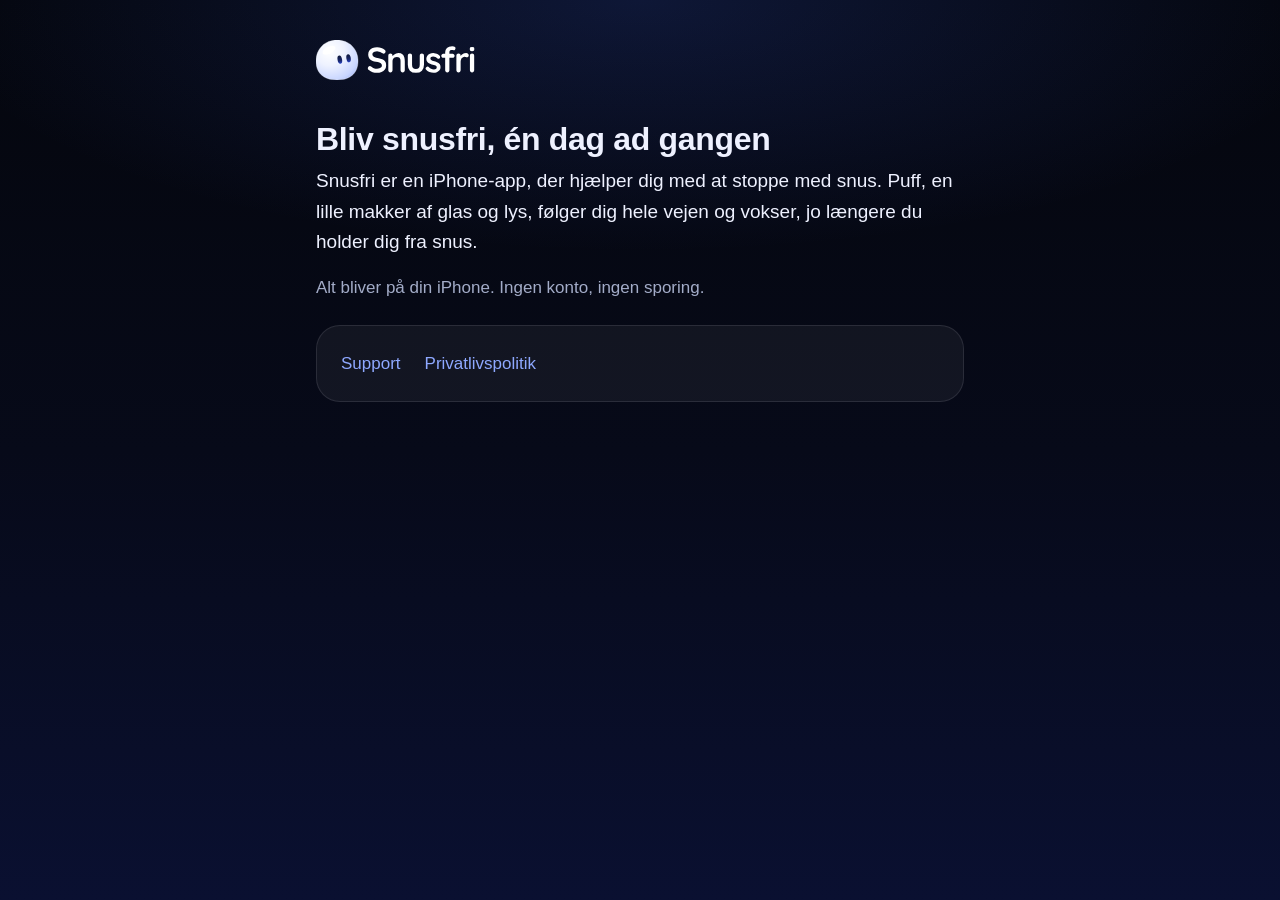
<file: index.html>
<!doctype html>
<html lang="da">
<head>
  <meta charset="utf-8">
  <meta name="viewport" content="width=device-width, initial-scale=1">
  <title>Snusfri</title>
  <meta name="description" content="Bliv snusfri, én dag ad gangen, med Puff som makker.">
  <link rel="icon" href="favicon.png">
  <link rel="apple-touch-icon" href="apple-touch-icon.png">
  <link rel="stylesheet" href="style.css">
</head>
<body>
<main>
  <header><img src="logo.svg" alt="Snusfri"></header>

  <h1>Bliv snusfri, én dag ad gangen</h1>
  <p class="lead">Snusfri er en iPhone-app, der hjælper dig med at stoppe med snus. Puff, en lille makker af glas og lys, følger dig hele vejen og vokser, jo længere du holder dig fra snus.</p>
  <p>Alt bliver på din iPhone. Ingen konto, ingen sporing.</p>

  <div class="card links">
    <a href="support/">Support</a>
    <a href="privacy/">Privatlivspolitik</a>
  </div>
</main>
</body>
</html>
</file>
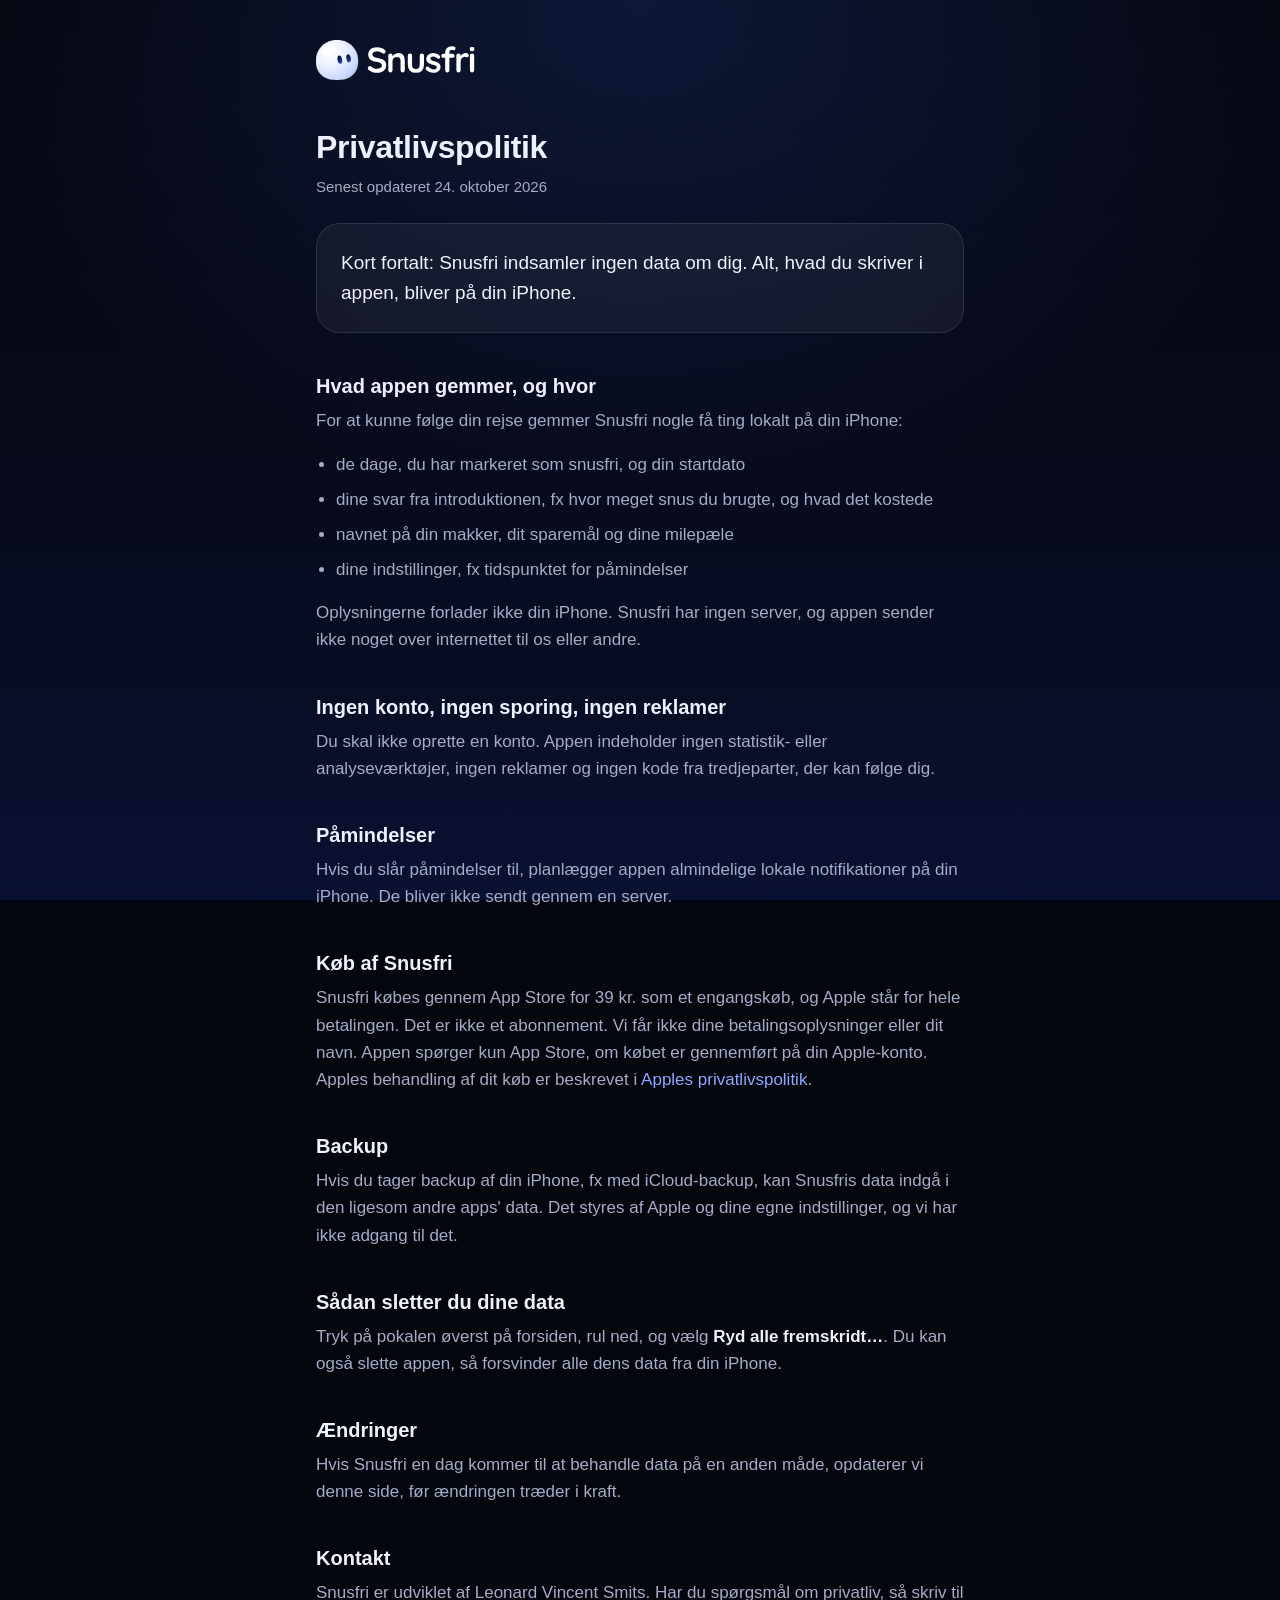
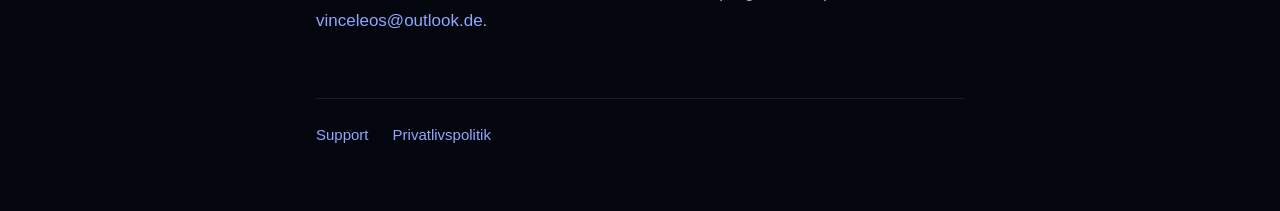
<file: privacy/index.html>
<!doctype html>
<html lang="da">
<head>
  <meta charset="utf-8">
  <meta name="viewport" content="width=device-width, initial-scale=1">
  <title>Privatlivspolitik – Snusfri</title>
  <meta name="description" content="Snusfri indsamler ingen data om dig. Alt bliver på din iPhone.">
  <link rel="icon" href="../favicon.png">
  <link rel="apple-touch-icon" href="../apple-touch-icon.png">
  <link rel="stylesheet" href="../style.css">
</head>
<body>
<main>
  <header><a href="../"><img src="../logo.svg" alt="Snusfri"></a></header>

  <h1>Privatlivspolitik</h1>
  <p class="muted">Senest opdateret 24. oktober 2026</p>

  <div class="card">
    <p class="lead">Kort fortalt: Snusfri indsamler ingen data om dig. Alt, hvad du skriver i appen, bliver på din iPhone.</p>
  </div>

  <h2>Hvad appen gemmer, og hvor</h2>
  <p>For at kunne følge din rejse gemmer Snusfri nogle få ting lokalt på din iPhone:</p>
  <ul>
    <li>de dage, du har markeret som snusfri, og din startdato</li>
    <li>dine svar fra introduktionen, fx hvor meget snus du brugte, og hvad det kostede</li>
    <li>navnet på din makker, dit sparemål og dine milepæle</li>
    <li>dine indstillinger, fx tidspunktet for påmindelser</li>
  </ul>
  <p>Oplysningerne forlader ikke din iPhone. Snusfri har ingen server, og appen sender ikke noget over internettet til os eller andre.</p>

  <h2>Ingen konto, ingen sporing, ingen reklamer</h2>
  <p>Du skal ikke oprette en konto. Appen indeholder ingen statistik- eller analyseværktøjer, ingen reklamer og ingen kode fra tredjeparter, der kan følge dig.</p>

  <h2>Påmindelser</h2>
  <p>Hvis du slår påmindelser til, planlægger appen almindelige lokale notifikationer på din iPhone. De bliver ikke sendt gennem en server.</p>

 <h2>Køb af Snusfri</h2>
<p>Snusfri købes gennem App Store for 39 kr. som et engangskøb, og Apple står for hele betalingen. Det er ikke et abonnement. Vi får ikke dine betalingsoplysninger eller dit navn. Appen spørger kun App Store, om købet er gennemført på din Apple-konto. Apples behandling af dit køb er beskrevet i <a href="https://www.apple.com/dk/legal/privacy/">Apples privatlivspolitik</a>.</p>
  <h2>Backup</h2>
  <p>Hvis du tager backup af din iPhone, fx med iCloud-backup, kan Snusfris data indgå i den ligesom andre apps' data. Det styres af Apple og dine egne indstillinger, og vi har ikke adgang til det.</p>

  <h2>Sådan sletter du dine data</h2>
  <p>Tryk på pokalen øverst på forsiden, rul ned, og vælg <strong>Ryd alle fremskridt…</strong>. Du kan også slette appen, så forsvinder alle dens data fra din iPhone.</p>

  <h2>Ændringer</h2>
  <p>Hvis Snusfri en dag kommer til at behandle data på en anden måde, opdaterer vi denne side, før ændringen træder i kraft.</p>

  <h2>Kontakt</h2>
  <p>Snusfri er udviklet af Leonard Vincent Smits. Har du spørgsmål om privatliv, så skriv til <a href="mailto:vinceleos@outlook.de">vinceleos@outlook.de</a>.</p>

  <footer class="links">
    <a href="../support/">Support</a>
    <a href="../privacy/">Privatlivspolitik</a>
  </footer>
</main>
</body>
</html>
</file>
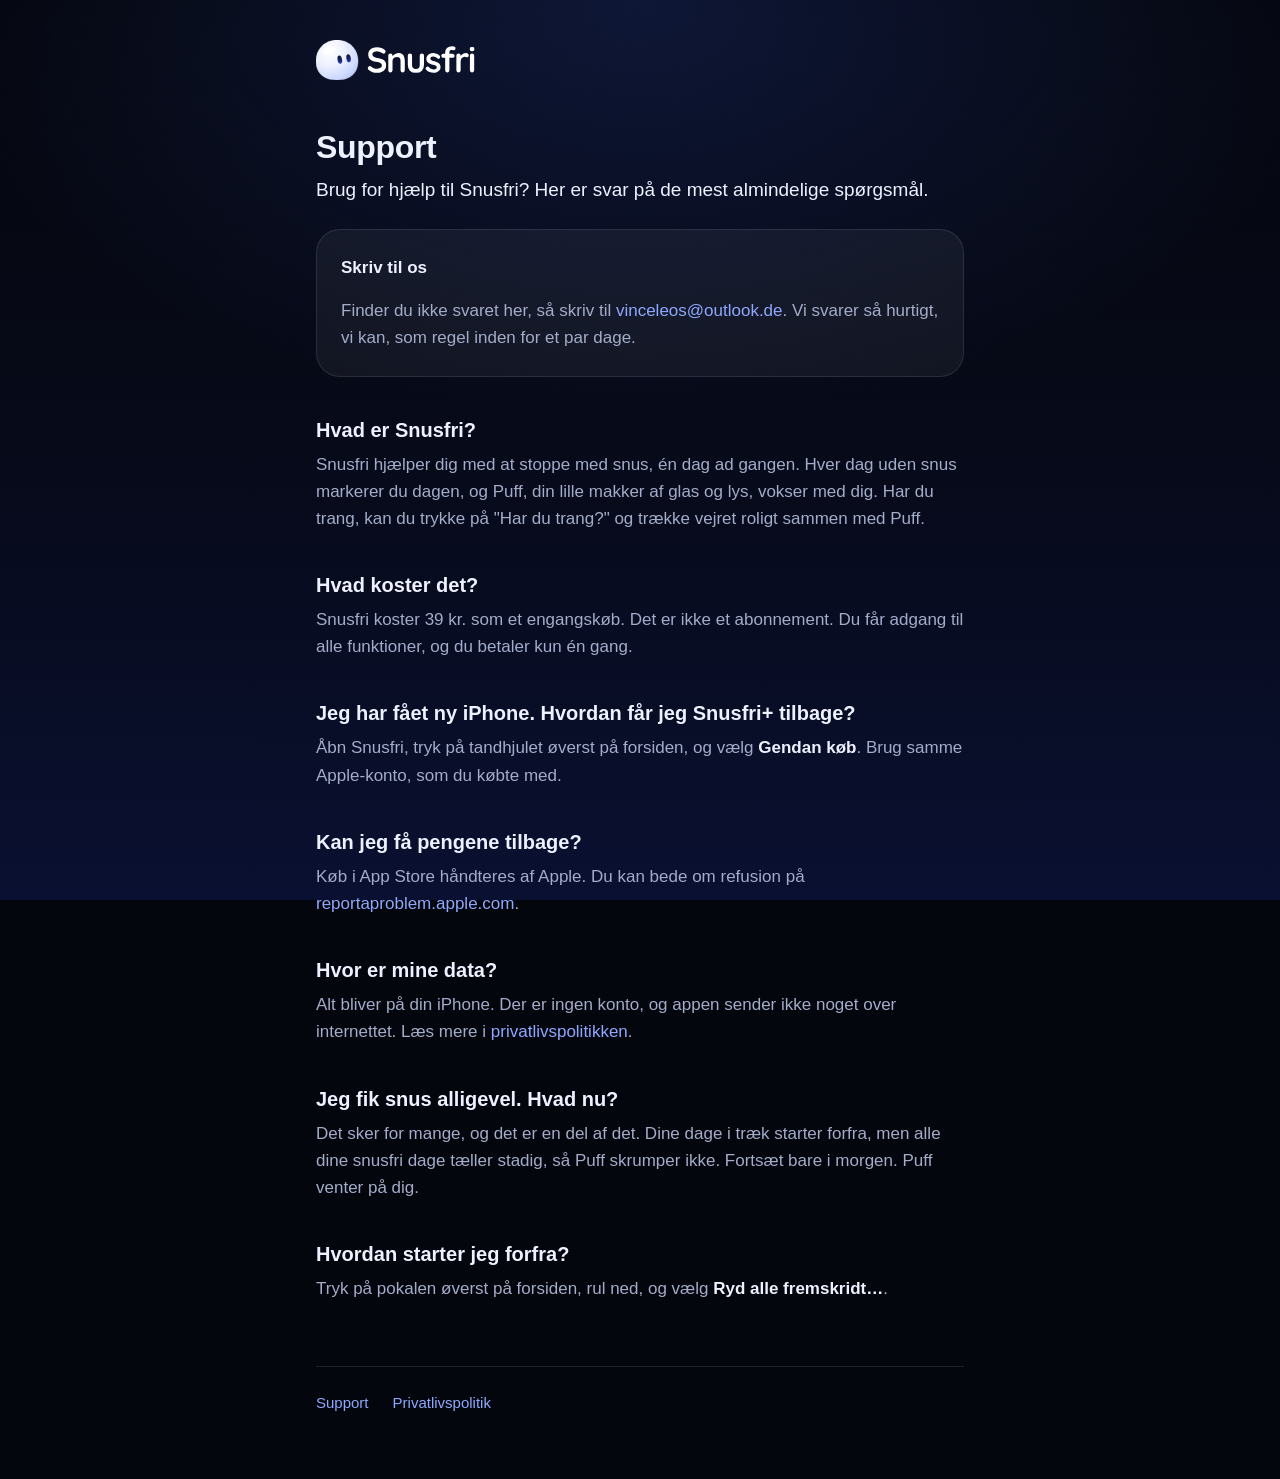
<file: support/index.html>
<!doctype html>
<html lang="da">
<head>
  <meta charset="utf-8">
  <meta name="viewport" content="width=device-width, initial-scale=1">
  <title>Support – Snusfri</title>
  <meta name="description" content="Hjælp til Snusfri: spørgsmål, køb af Snusfri+ og kontakt.">
  <link rel="icon" href="../favicon.png">
  <link rel="apple-touch-icon" href="../apple-touch-icon.png">
  <link rel="stylesheet" href="../style.css">
</head>
<body>
<main>
  <header><a href="../"><img src="../logo.svg" alt="Snusfri"></a></header>

  <h1>Support</h1>
  <p class="lead">Brug for hjælp til Snusfri? Her er svar på de mest almindelige spørgsmål.</p>

  <div class="card">
    <p><strong>Skriv til os</strong></p>
    <p>Finder du ikke svaret her, så skriv til <a href="mailto:vinceleos@outlook.de">vinceleos@outlook.de</a>. Vi svarer så hurtigt, vi kan, som regel inden for et par dage.</p>
  </div>

  <h2>Hvad er Snusfri?</h2>
  <p>Snusfri hjælper dig med at stoppe med snus, én dag ad gangen. Hver dag uden snus markerer du dagen, og Puff, din lille makker af glas og lys, vokser med dig. Har du trang, kan du trykke på "Har du trang?" og trække vejret roligt sammen med Puff.</p>

  <h2>Hvad koster det?</h2>
  <p>Snusfri koster 39 kr. som et engangskøb. Det er ikke et abonnement. Du får adgang til alle funktioner, og du betaler kun én gang.</p>

  <h2>Jeg har fået ny iPhone. Hvordan får jeg Snusfri+ tilbage?</h2>
  <p>Åbn Snusfri, tryk på tandhjulet øverst på forsiden, og vælg <strong>Gendan køb</strong>. Brug samme Apple-konto, som du købte med.</p>

  <h2>Kan jeg få pengene tilbage?</h2>
  <p>Køb i App Store håndteres af Apple. Du kan bede om refusion på <a href="https://reportaproblem.apple.com">reportaproblem.apple.com</a>.</p>

  <h2>Hvor er mine data?</h2>
  <p>Alt bliver på din iPhone. Der er ingen konto, og appen sender ikke noget over internettet. Læs mere i <a href="../privacy/">privatlivspolitikken</a>.</p>

  <h2>Jeg fik snus alligevel. Hvad nu?</h2>
  <p>Det sker for mange, og det er en del af det. Dine dage i træk starter forfra, men alle dine snusfri dage tæller stadig, så Puff skrumper ikke. Fortsæt bare i morgen. Puff venter på dig.</p>

  <h2>Hvordan starter jeg forfra?</h2>
  <p>Tryk på pokalen øverst på forsiden, rul ned, og vælg <strong>Ryd alle fremskridt…</strong>.</p>

  <footer class="links">
    <a href="../support/">Support</a>
    <a href="../privacy/">Privatlivspolitik</a>
  </footer>
</main>
</body>
</html>
</file>
<file: style.css>
:root {
  --night: #04060d;
  --dusk: #0a1031;
  --ink: #eef1ff;
  --graphite: #a3acc8;
  --iris: #8ea8ff;
  --pane: rgba(238, 241, 255, 0.05);
  --rim: rgba(238, 241, 255, 0.1);
}

* { box-sizing: border-box; }

html { background: var(--night); }

body {
  margin: 0;
  min-height: 100vh;
  color: var(--ink);
  font: 17px/1.6 -apple-system, BlinkMacSystemFont, "SF Pro Text", "Segoe UI", Roboto, sans-serif;
  background:
    radial-gradient(ellipse 80% 40% at 50% 0%, rgba(61, 100, 242, 0.18), transparent 70%),
    linear-gradient(180deg, var(--night) 0%, #070a19 50%, var(--dusk) 100%) fixed;
  -webkit-font-smoothing: antialiased;
}

main {
  max-width: 680px;
  margin: 0 auto;
  padding: 40px 16px 64px;
}

header { margin-bottom: 40px; }
header a { display: inline-block; }
header img { height: 40px; width: auto; display: block; }

h1 {
  font-size: 32px;
  line-height: 1.2;
  margin: 0 0 8px;
  letter-spacing: -0.01em;
}

h2 {
  font-size: 20px;
  line-height: 1.3;
  margin: 40px 0 8px;
}

p, li { color: var(--graphite); }
p { margin: 0 0 16px; }
ul { padding-left: 20px; margin: 0 0 16px; }
li { margin-bottom: 8px; }
strong { color: var(--ink); font-weight: 600; }

a { color: var(--iris); text-decoration: none; }
a:hover { text-decoration: underline; }

.lead { font-size: 19px; color: var(--ink); }
.muted { font-size: 15px; }

.card {
  background: var(--pane);
  border: 1px solid var(--rim);
  border-radius: 24px;
  padding: 24px;
  margin: 24px 0;
}
.card p:last-child { margin-bottom: 0; }

.links { display: flex; flex-wrap: wrap; gap: 8px 24px; }

footer {
  margin-top: 64px;
  padding-top: 24px;
  border-top: 1px solid var(--rim);
  font-size: 15px;
  color: var(--graphite);
}
</file>
